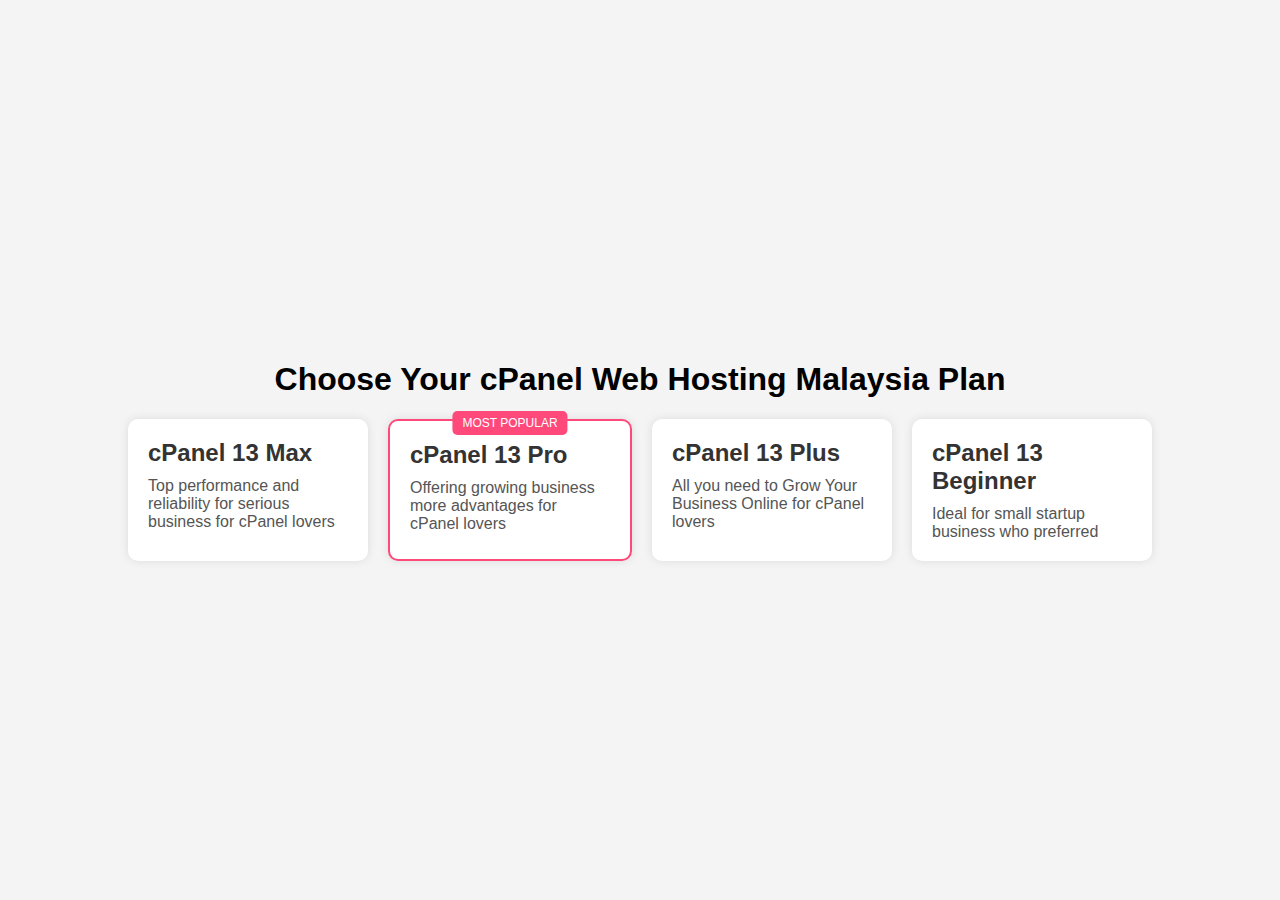
<file: index.html>
<!DOCTYPE html>
<html lang="en">
<head>
    <meta charset="UTF-8">
    <meta name="viewport" content="width=device-width, initial-scale=1.0">
    <title>cPanel Web Hosting Plans</title>
    <link rel="stylesheet" href="style.css">
</head>
<body>
    <div class="container">
        <h1>Choose Your cPanel Web Hosting Malaysia Plan</h1>
        <div class="plans">
            <div class="plan">
                <h2>cPanel 13 Max</h2>
                <p>Top performance and reliability for serious business for cPanel lovers</p>
            </div>
            <div class="plan most-popular">
                <h2>cPanel 13 Pro</h2>
                <p>Offering growing business more advantages for cPanel lovers</p>
            </div>
            <div class="plan">
                <h2>cPanel 13 Plus</h2>
                <p>All you need to Grow Your Business Online for cPanel lovers</p>
            </div>
            <div class="plan">
                <h2>cPanel 13 Beginner</h2>
                <p>Ideal for small startup business who preferred</p>
            </div>
        </div>
    </div>
</body>
</html>
</file>
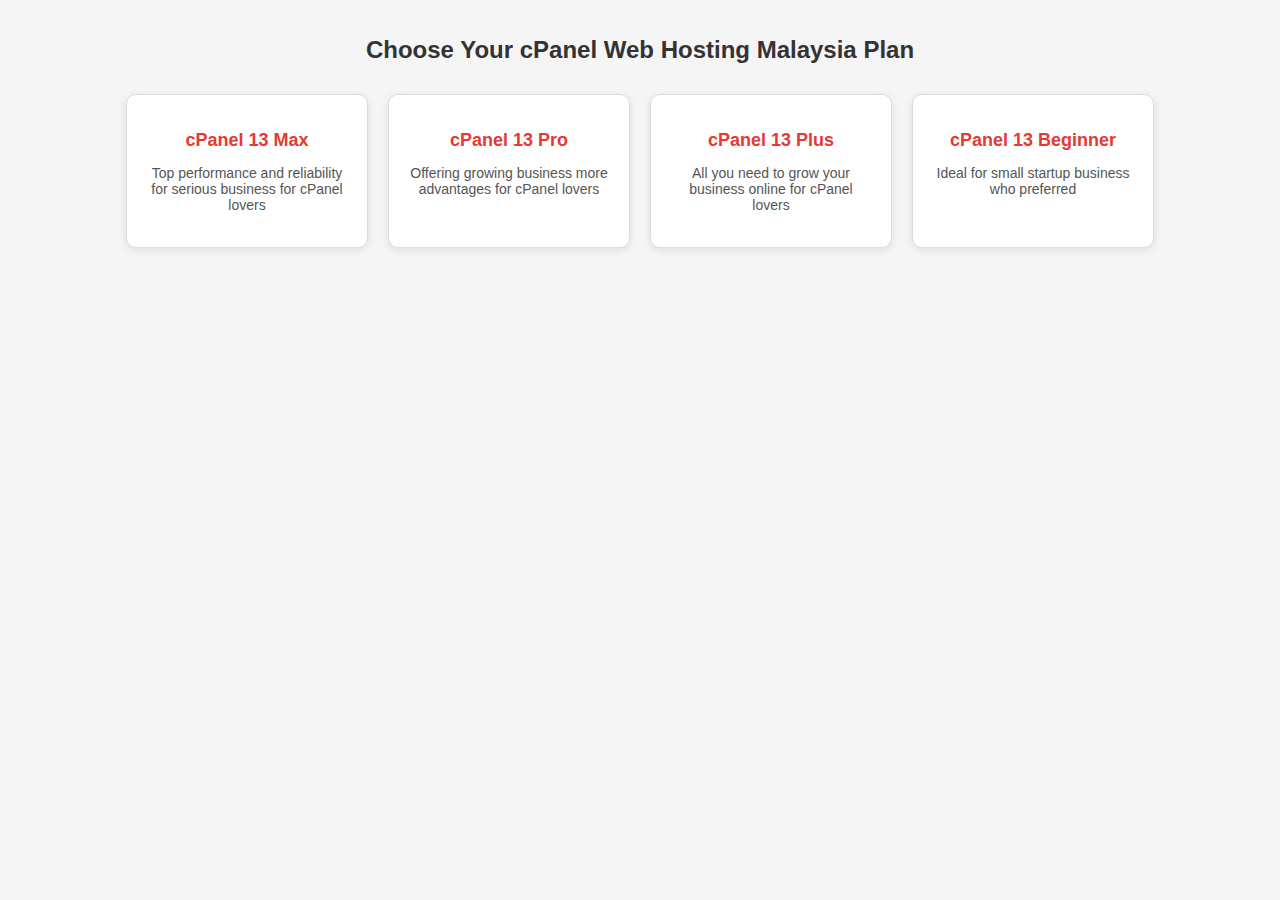
<file: plans.html>
<!DOCTYPE html>
<html lang="en">
<head>
    <meta charset="UTF-8">
    <meta name="viewport" content="width=device-width, initial-scale=1.0">
    <title>cPanel Web Hosting Plans</title>
    <style>
        body {
            font-family: Arial, sans-serif;
            background-color: #f5f5f5;
            margin: 0;
            padding: 20px;
            text-align: center;
        }

        h1 {
            margin-bottom: 30px;
            font-size: 24px;
            color: #333;
        }

        .plans-container {
            display: flex;
            justify-content: center;
            gap: 20px;
        }

        .plan {
            background-color: #fff;
            border: 1px solid #ddd;
            border-radius: 10px;
            width: 200px;
            padding: 20px;
            box-shadow: 0 2px 8px rgba(0, 0, 0, 0.1);
            transition: transform 0.3s;
        }

        .plan:hover {
            transform: translateY(-10px);
        }

        .plan h2 {
            font-size: 18px;
            color: #e53935;
            margin-bottom: 10px;
        }

        .plan p {
            font-size: 14px;
            color: #555;
        }
    </style>
</head>
<body>
    <h1>Choose Your cPanel Web Hosting Malaysia Plan</h1>
    <div class="plans-container">
        <div class="plan">
            <h2>cPanel 13 Max</h2>
            <p>Top performance and reliability for serious business for cPanel lovers</p>
        </div>
        <div class="plan">
            <h2>cPanel 13 Pro</h2>
            <p>Offering growing business more advantages for cPanel lovers</p>
        </div>
        <div class="plan">
            <h2>cPanel 13 Plus</h2>
            <p>All you need to grow your business online for cPanel lovers</p>
        </div>
        <div class="plan">
            <h2>cPanel 13 Beginner</h2>
            <p>Ideal for small startup business who preferred</p>
        </div>
    </div>
</body>
</html>
</file>
<file: style.css>
body {
            font-family: Arial, sans-serif;
            background-color: #f4f4f4;
            margin: 0;
            padding: 0;
            display: flex;
            justify-content: center;
            align-items: center;
            height: 100vh;
        }
        .container {
            text-align: center;
        }
        .plans {
            display: flex;
            justify-content: center;
            gap: 20px;
        }
        .plan {
            background-color: white;
            padding: 20px;
            border-radius: 10px;
            box-shadow: 0 0 10px rgba(0, 0, 0, 0.1);
            width: 200px;
            text-align: left;
        }
        .plan.most-popular {
            border: 2px solid #ff497b;
            position: relative;
        }
        .plan.most-popular::before {
            content: "MOST POPULAR";
            color: white;
            background-color: #ff497b;
            padding: 5px 10px;
            font-size: 12px;
            position: absolute;
            top: -10px;
            left: 50%;
            transform: translateX(-50%);
            border-radius: 5px;
        }
        .plan h2 {
            margin: 0 0 10px;
            font-size: 24px;
            color: #333;
        }
        .plan p {
            margin: 0;
            color: #555;
        }
</file>
